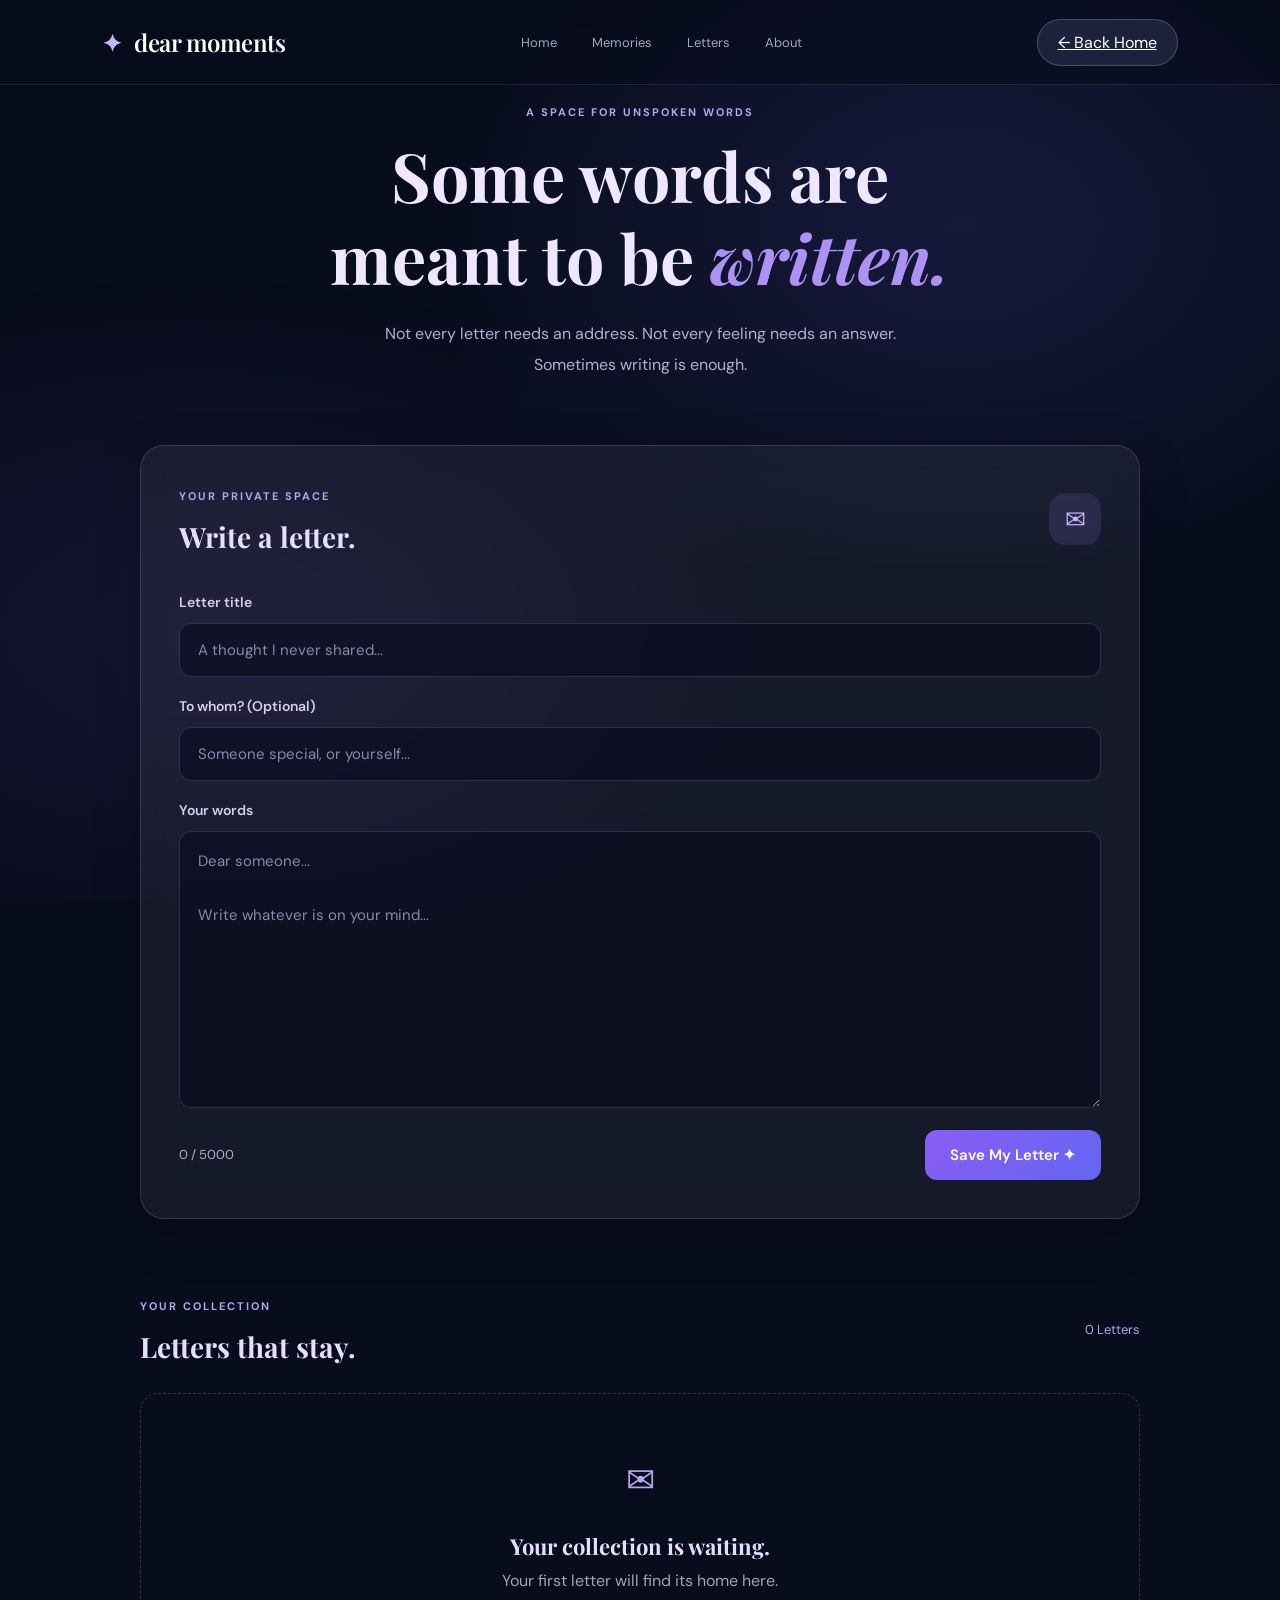
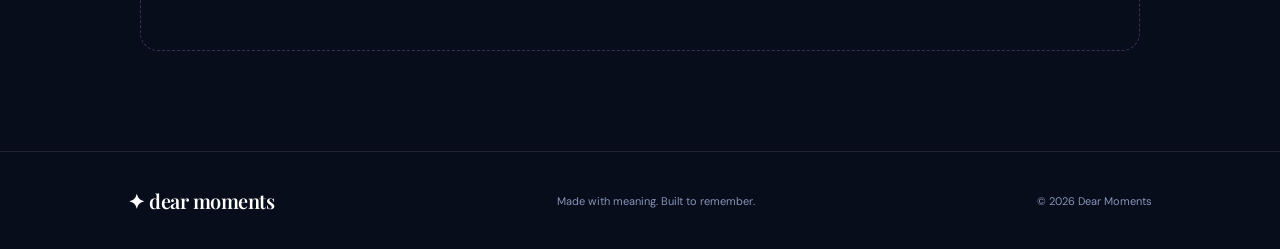
<file: letters.html>
<!DOCTYPE html>
<html lang="en">

<head>
    <meta charset="UTF-8">
    <meta name="viewport" content="width=device-width, initial-scale=1.0">

    <title>Unsent Letters — Dear Moments</title>

    <link rel="stylesheet" href="style.css">
    <link rel="stylesheet" href="letters.css">

    <link href="https://fonts.googleapis.com/css2?family=DM+Sans:wght@400;500;600;700&family=Playfair+Display:ital,wght@0,500;0,600;0,700;1,500&display=swap" rel="stylesheet">

</head>

<body>

    <div class="background-glow"></div>
    <div class="stars" id="stars"></div>

    <!-- Navigation -->

    <header class="navbar">

        <a href="index.html" class="logo">
            <span class="logo-icon">✦</span>
            dear moments
        </a>

        <nav>
            <a href="index.html">Home</a>
            <a href="index.html#memories">Memories</a>
            <a href="letters.html">Letters</a>
            <a href="index.html#about">About</a>
        </nav>

        <a href="index.html" class="nav-button">
            ← Back Home
        </a>

    </header>


    <!-- Letters Hero -->

    <main class="letters-page">

        <section class="letters-hero">

            <div class="section-label">
                A SPACE FOR UNSPOKEN WORDS
            </div>

            <h1>
                Some words are<br>
                meant to be <span>written.</span>
            </h1>

            <p>
                Not every letter needs an address.
                Not every feeling needs an answer.
                Sometimes writing is enough.
            </p>

        </section>


        <!-- Writing Area -->

        <section class="letter-editor">

            <div class="editor-heading">

                <div>
                    <span class="editor-label">
                        YOUR PRIVATE SPACE
                    </span>

                    <h2>Write a letter.</h2>
                </div>

                <div class="editor-icon">✉</div>

            </div>


            <form id="letterForm">

                <label for="letterTitle">
                    Letter title
                </label>

                <input
                    type="text"
                    id="letterTitle"
                    placeholder="A thought I never shared..."
                    required
                    maxlength="80"
                >

                <label for="letterRecipient">
                    To whom? (Optional)
                </label>

                <input
                    type="text"
                    id="letterRecipient"
                    placeholder="Someone special, or yourself..."
                    maxlength="60"
                >

                <label for="letterMessage">
                    Your words
                </label>

                <textarea
                    id="letterMessage"
                    placeholder="Dear someone...

Write whatever is on your mind..."
                    required
                    rows="9"
                    maxlength="5000"
                ></textarea>

                <div class="editor-footer">

                    <span id="characterCount">
                        0 / 5000
                    </span>

                    <button type="submit" class="save-letter-btn">
                        Save My Letter ✦
                    </button>

                </div>

            </form>

        </section>


        <!-- Saved Letters -->

        <section class="saved-letters">

            <div class="saved-heading">

                <div>
                    <span class="editor-label">
                        YOUR COLLECTION
                    </span>

                    <h2>Letters that stay.</h2>
                </div>

                <span id="letterCount">
                    0 Letters
                </span>

            </div>


            <div id="lettersContainer" class="letters-container">

                <div class="empty-state">

                    <div class="empty-icon">✉</div>

                    <h3>Your collection is waiting.</h3>

                    <p>
                        Your first letter will find its home here.
                    </p>

                </div>

            </div>

        </section>

    </main>


    <!-- Letter Reading Modal -->

    <div id="letterModal" class="letter-modal">

        <div class="letter-modal-content">

            <button
                type="button"
                class="close-modal"
                id="closeModal"
                aria-label="Close letter"
            >
                ×
            </button>

            <div class="modal-envelope">
                ✉
            </div>

            <span class="editor-label">
                A LETTER FROM YOUR COLLECTION
            </span>

            <h2 id="modalTitle"></h2>

            <p id="modalRecipient"></p>

            <div id="modalMessage" class="modal-message"></div>

            <span id="modalDate" class="modal-date"></span>

        </div>

    </div>


    <footer>

        <a href="index.html" class="logo">
            ✦ dear moments
        </a>

        <p>Made with meaning. Built to remember.</p>

        <span>© 2026 Dear Moments</span>

    </footer>


    <script src="letters.js"></script>

</body>
</html>
</file>
<file: style.css>
/* =================================
   DEAR MOMENTS — MAIN STYLESHEET
   Updated: Moon Movement
================================= */

:root {
    --background: #080d1c;
    --surface: #10182b;
    --primary: #a5b4fc;
    --secondary: #c4b5fd;
    --text: #f8f9ff;
    --muted: #a0a9c0;
    --border: rgba(255,255,255,0.09);
}

* {
    margin: 0;
    padding: 0;
    box-sizing: border-box;
}

html {
    scroll-behavior: smooth;
}

body {
    background: var(--background);
    color: var(--text);
    font-family: 'DM Sans', sans-serif;
    overflow-x: hidden;
}

/* BACKGROUND */

.background-glow {
    position: fixed;
    inset: 0;
    background:
        radial-gradient(ellipse at 75% 25%, rgba(99,102,241,0.15), transparent 40%),
        radial-gradient(ellipse at 15% 70%, rgba(139,92,246,0.10), transparent 40%);
    pointer-events: none;
    z-index: -2;
}

.stars {
    position: fixed;
    inset: 0;
    pointer-events: none;
    z-index: -1;
}

.star {
    position: absolute;
    background: white;
    border-radius: 50%;
    animation: twinkle 3s infinite ease-in-out;
}

@keyframes twinkle {
    0%, 100% {
        opacity: 0.2;
        transform: scale(0.7);
    }

    50% {
        opacity: 0.9;
        transform: scale(1.3);
    }
}

/* NAVBAR */

.navbar {
    width: 100%;
    height: 85px;
    padding: 0 8%;
    display: flex;
    justify-content: space-between;
    align-items: center;
    position: fixed;
    top: 0;
    z-index: 100;
    background: rgba(8,13,28,0.65);
    backdrop-filter: blur(18px);
    border-bottom: 1px solid var(--border);
}

.logo {
    font-family: 'Playfair Display', serif;
    font-size: 24px;
    font-weight: 600;
    color: white;
    text-decoration: none;
    letter-spacing: -0.5px;
}

.logo-icon {
    color: var(--secondary);
    margin-right: 7px;
}

.navbar nav {
    display: flex;
    gap: 35px;
}

.navbar nav a {
    color: var(--muted);
    text-decoration: none;
    font-size: 13px;
    transition: 0.3s;
}

.navbar nav a:hover {
    color: white;
}

.nav-button {
    padding: 12px 20px;
    background: rgba(165,180,252,0.12);
    border: 1px solid rgba(165,180,252,0.3);
    border-radius: 30px;
    color: white;
    cursor: pointer;
    transition: 0.3s;
}

.nav-button:hover {
    background: rgba(165,180,252,0.25);
    transform: translateY(-2px);
}

/* HERO */

.hero {
    min-height: 100vh;
    padding: 150px 10% 100px;
    display: flex;
    align-items: center;
    position: relative;
}

.hero-content {
    max-width: 650px;
    z-index: 2;
}

.eyebrow {
    display: flex;
    align-items: center;
    gap: 10px;
    font-size: 10px;
    letter-spacing: 3px;
    color: var(--primary);
    margin-bottom: 30px;
}

.live-dot {
    width: 7px;
    height: 7px;
    background: #a5b4fc;
    border-radius: 50%;
    box-shadow: 0 0 12px #a5b4fc;
}

.hero h1 {
    font-family: 'Playfair Display', serif;
    font-size: clamp(55px, 7vw, 95px);
    line-height: 1.08;
    font-weight: 500;
    letter-spacing: -3px;
}

.hero h1 span {
    color: var(--secondary);
    font-style: italic;
}

.hero-description {
    max-width: 430px;
    margin-top: 28px;
    color: var(--muted);
    font-size: 15px;
    line-height: 1.9;
}

.hero-actions {
    display: flex;
    align-items: center;
    gap: 28px;
    margin-top: 38px;
}

.primary-button {
    background: linear-gradient(135deg, #818cf8, #a78bfa);
    border: none;
    padding: 16px 24px;
    border-radius: 30px;
    color: #10152b;
    font-weight: 700;
    cursor: pointer;
    transition: 0.3s;
}

.primary-button:hover {
    transform: translateY(-4px);
    box-shadow: 0 10px 35px rgba(129,140,248,0.3);
}

.primary-button span {
    margin-left: 12px;
}

.secondary-button {
    text-decoration: none;
    color: var(--muted);
    font-size: 13px;
}

.secondary-button:hover {
    color: white;
}

.hero-note {
    display: flex;
    align-items: center;
    gap: 12px;
    margin-top: 75px;
    color: #727e9a;
    font-size: 12px;
    font-style: italic;
}

.note-line {
    width: 35px;
    height: 1px;
    background: var(--secondary);
}

/* MOON SCENE */

.moon-scene {
    position: absolute;
    right: 8%;
    top: 50%;
    transform: translateY(-50%);
    width: 390px;
    height: 450px;
    display: flex;
    align-items: center;
    justify-content: center;

    /* NEW: Smooth mouse movement */
    transition: transform 0.3s ease-out;
    will-change: transform;
}

.moon-halo {
    position: absolute;
    width: 340px;
    height: 340px;
    border-radius: 50%;
    background: rgba(165,180,252,0.09);
    filter: blur(60px);
    animation: halo 5s infinite alternate;
}

@keyframes halo {
    from {
        opacity: 0.4;
        transform: scale(0.9);
    }

    to {
        opacity: 1;
        transform: scale(1.15);
    }
}

.moon {
    width: 175px;
    height: 175px;
    border-radius: 50%;
    background: linear-gradient(135deg, #fff, #c7d2fe 60%, #818cf8);
    box-shadow:
        0 0 40px rgba(199,210,254,0.5),
        0 0 100px rgba(129,140,248,0.3);
    animation: moonFloat 6s ease-in-out infinite;
    z-index: 2;
}

@keyframes moonFloat {
    0%,100% {
        transform: translateY(0);
    }

    50% {
        transform: translateY(-20px);
    }
}

.orbit {
    position: absolute;
    border: 1px solid rgba(199,210,254,0.16);
    border-radius: 50%;
    transform: rotate(-25deg);
}

.orbit-one {
    width: 290px;
    height: 100px;
}

.orbit-two {
    width: 360px;
    height: 150px;
    transform: rotate(45deg);
}

.floating-star {
    position: absolute;
    color: #c4b5fd;
    animation: floatStar 4s infinite ease-in-out;
}

.star-one {
    top: 65px;
    right: 60px;
    font-size: 24px;
}

.star-two {
    bottom: 100px;
    left: 35px;
    font-size: 35px;
    animation-delay: 1s;
}

.star-three {
    top: 120px;
    left: 50px;
    font-size: 17px;
    animation-delay: 2s;
}

@keyframes floatStar {
    0%,100% {
        transform: translateY(0) rotate(0);
    }

    50% {
        transform: translateY(-15px) rotate(25deg);
    }
}

.moon-caption {
    position: absolute;
    bottom: 0;
    text-align: center;
}

.moon-caption span {
    font-size: 9px;
    letter-spacing: 3px;
    color: #929dbb;
}

.moon-caption p {
    margin-top: 8px;
    color: #c4b5fd;
    font-family: 'Playfair Display', serif;
    font-style: italic;
}

/* SCROLL INDICATOR */

.scroll-indicator {
    position: absolute;
    bottom: 30px;
    left: 50%;
    transform: translateX(-50%);
    font-size: 9px;
    letter-spacing: 3px;
    color: #77819c;
    display: flex;
    align-items: center;
    gap: 12px;
}

.scroll-indicator span {
    height: 30px;
    width: 1px;
    background: var(--secondary);
    animation: scrollMove 1.5s infinite;
}

@keyframes scrollMove {
    0%,100% {
        transform: scaleY(0.5);
    }

    50% {
        transform: scaleY(1);
    }
}

/* MEMORIES */

.memories-section {
    padding: 120px 10%;
    text-align: center;
    background: linear-gradient(
        180deg,
        transparent,
        rgba(16,24,43,0.65)
    );
}

.section-label {
    color: var(--primary);
    font-size: 10px;
    letter-spacing: 4px;
}

.memories-section h2 {
    margin-top: 25px;
    font-family: 'Playfair Display', serif;
    font-size: clamp(38px, 5vw, 60px);
    font-weight: 500;
    line-height: 1.2;
}

.memories-section h2 span {
    color: var(--secondary);
    font-style: italic;
}

.section-description {
    margin: 20px auto 60px;
    color: var(--muted);
    max-width: 450px;
    line-height: 1.8;
    font-size: 14px;
}

.memory-grid {
    display: grid;
    grid-template-columns: repeat(4, 1fr);
    gap: 18px;
    text-align: left;
}

.memory-card {
    min-height: 280px;
    padding: 28px 23px;
    border: 1px solid var(--border);
    border-radius: 18px;
    background: rgba(255,255,255,0.035);
    transition: 0.4s;
}

.memory-card:hover {
    transform: translateY(-10px);
    border-color: rgba(165,180,252,0.45);
    background: rgba(165,180,252,0.07);
    box-shadow: 0 20px 50px rgba(0,0,0,0.2);
}

.card-icon {
    font-size: 30px;
    color: var(--secondary);
    margin-bottom: 30px;
}

.memory-card > span {
    color: #8794b5;
    font-size: 9px;
    letter-spacing: 2px;
}

.memory-card h3 {
    margin-top: 15px;
    font-family: 'Playfair Display', serif;
    font-size: 21px;
    font-weight: 500;
}

.memory-card p {
    margin-top: 12px;
    color: var(--muted);
    font-size: 12px;
    line-height: 1.8;
}

.card-link {
    display: inline-block;
    margin-top: 24px;
    color: var(--primary);
    font-size: 11px;
    text-decoration: none;
}

.card-link span {
    margin-left: 7px;
}

/* ABOUT */

.about-section {
    padding: 130px 15%;
    text-align: center;
}

.about-symbol {
    color: var(--secondary);
    font-size: 35px;
    margin-bottom: 35px;
}

.about-quote {
    max-width: 850px;
    margin: auto;
    font-family: 'Playfair Display', serif;
    font-style: italic;
    font-size: clamp(27px, 4vw, 44px);
    line-height: 1.5;
    color: #e2e5f5;
}

.about-caption {
    display: block;
    margin-top: 35px;
    font-size: 9px;
    letter-spacing: 3px;
    color: #8794b5;
}

/* FOOTER */

footer {
    padding: 35px 10%;
    border-top: 1px solid var(--border);
    display: flex;
    align-items: center;
    justify-content: space-between;
    gap: 20px;
}

footer .logo {
    font-size: 20px;
}

footer p,
footer > span {
    color: #8794b5;
    font-size: 11px;
}

/* RESPONSIVE */

@media (max-width: 1000px) {

    .moon-scene {
        opacity: 0.4;
        right: -10%;
    }

    .memory-grid {
        grid-template-columns: repeat(2, 1fr);
    }

}

@media (max-width: 650px) {

    .navbar {
        height: 70px;
        padding: 0 5%;
    }

    .navbar nav {
        display: none;
    }

    .logo {
        font-size: 20px;
    }

    .nav-button {
        padding: 10px 13px;
        font-size: 11px;
    }

    .hero {
        min-height: 900px;
        padding: 150px 7% 100px;
        align-items: flex-start;
    }

    .hero h1 {
        font-size: 55px;
        letter-spacing: -2px;
    }

    .hero-description {
        font-size: 13px;
    }

    .hero-actions {
        flex-wrap: wrap;
        gap: 18px;
    }

    .moon-scene {
        top: 650px;
        right: 50%;
        transform: translateX(50%);
        width: 300px;
        height: 300px;
        opacity: 0.8;
    }

    .moon {
        width: 115px;
        height: 115px;
    }

    .moon-halo {
        width: 220px;
        height: 220px;
    }

    .orbit-one {
        width: 220px;
    }

    .orbit-two {
        width: 260px;
    }

    .memories-section {
        padding: 90px 7%;
    }

    .memory-grid {
        grid-template-columns: 1fr;
    }

    .memory-card {
        min-height: 240px;
    }

    .about-section {
        padding: 100px 8%;
    }

    footer {
        flex-direction: column;
        text-align: center;
    }

    .scroll-indicator {
        bottom: 20px;
    }

}
</file>
<file: letters.css>
/* =========================================
   DEAR MOMENTS — UNSENT LETTERS
========================================= */

.letters-page {
    width: min(1000px, 90%);
    margin: auto;
}

/* HERO SECTION */

.letters-hero {
    text-align: center;
    padding: 100px 20px 65px;
}

.section-label,
.editor-label {
    display: inline-block;
    color: #b8a3ed;
    font-size: 11px;
    font-weight: 700;
    letter-spacing: 2px;
    margin-bottom: 15px;
}

.letters-hero h1 {
    font-family: 'Playfair Display', serif;
    font-size: clamp(38px, 6vw, 68px);
    line-height: 1.2;
    color: #eee7ff;
    margin-bottom: 22px;
}

.letters-hero h1 span {
    color: #ad91f5;
    font-style: italic;
}

.letters-hero p {
    color: #b8acd5;
    font-size: 16px;
    line-height: 1.9;
    max-width: 580px;
    margin: auto;
}

/* =========================================
   LETTER EDITOR
========================================= */

.letter-editor {
    background: rgba(255, 255, 255, 0.055);
    border: 1px solid rgba(190, 160, 255, 0.2);
    border-radius: 24px;
    padding: 38px;
    backdrop-filter: blur(15px);
    box-shadow: 0 15px 50px rgba(0, 0, 0, 0.2);
}

.editor-heading,
.saved-heading {
    display: flex;
    justify-content: space-between;
    align-items: center;
    gap: 20px;
    margin-bottom: 30px;
}

.editor-heading h2,
.saved-heading h2 {
    color: #e9ddff;
    font-family: 'Playfair Display', serif;
    font-size: 28px;
    margin: 0;
}

.editor-icon {
    width: 52px;
    height: 52px;
    border-radius: 16px;
    display: grid;
    place-items: center;
    background: rgba(167, 139, 250, 0.13);
    color: #c8b4ff;
    font-size: 25px;
}

/* FORM LAYOUT */

#letterForm {
    display: flex;
    flex-direction: column;
    gap: 12px;
}

#letterForm label {
    display: block;
    color: #d9cdef;
    font-size: 14px;
    font-weight: 600;
    margin-top: 8px;
}

#letterForm input,
#letterForm textarea {
    display: block;
    width: 100%;
    box-sizing: border-box;
    padding: 16px 18px;
    border-radius: 12px;
    border: 1px solid rgba(190, 160, 255, 0.2);
    outline: none;
    background: rgba(10, 13, 32, 0.65);
    color: #fff;
    font-family: 'DM Sans', sans-serif;
    font-size: 15px;
    transition: border 0.3s, box-shadow 0.3s;
}

#letterForm input:focus,
#letterForm textarea:focus {
    border-color: #a78bfa;
    box-shadow: 0 0 15px rgba(167, 139, 250, 0.15);
}

#letterForm input::placeholder,
#letterForm textarea::placeholder {
    color: #9185ad;
}

#letterForm textarea {
    min-height: 210px;
    resize: vertical;
    line-height: 1.8;
}

/* FORM FOOTER */

.editor-footer {
    display: flex;
    justify-content: space-between;
    align-items: center;
    gap: 15px;
    flex-wrap: wrap;
    margin-top: 10px;
}

#characterCount {
    color: #b8acd5;
    font-size: 13px;
}

.save-letter-btn {
    border: none;
    outline: none;
    padding: 15px 25px;
    border-radius: 12px;
    background: linear-gradient(135deg, #8b5cf6, #6366f1);
    color: white;
    font-size: 15px;
    font-weight: 600;
    font-family: 'DM Sans', sans-serif;
    cursor: pointer;
    transition: 0.3s;
}

.save-letter-btn:hover {
    transform: translateY(-3px);
    box-shadow: 0 10px 25px rgba(139, 92, 246, 0.3);
}

/* =========================================
   SAVED LETTERS
========================================= */

.saved-letters {
    margin: 75px 0 100px;
}

.saved-heading {
    margin-bottom: 28px;
}

#letterCount {
    color: #b8a3ed;
    font-size: 13px;
    white-space: nowrap;
}

.letters-container {
    width: 100%;
    margin: 0;
    display: grid;
    grid-template-columns: repeat(auto-fit, minmax(240px, 1fr));
    gap: 22px;
}

.letter-card {
    background: rgba(255, 255, 255, 0.055);
    border: 1px solid rgba(190, 160, 255, 0.18);
    padding: 25px;
    border-radius: 18px;
    transition: transform 0.3s, border-color 0.3s;
    overflow-wrap: anywhere;
}

.letter-card:hover {
    transform: translateY(-6px);
    border-color: rgba(190, 160, 255, 0.5);
}

.letter-card h3 {
    color: #e7dcff;
    font-family: 'Playfair Display', serif;
    font-size: 20px;
    margin-bottom: 10px;
}

.letter-card p {
    color: #a99cbe;
    font-size: 13px;
    line-height: 1.7;
}

.letter-card-actions {
    display: flex;
    gap: 10px;
    margin-top: 20px;
}

.letter-card-actions button {
    border: none;
    padding: 10px 16px;
    border-radius: 9px;
    cursor: pointer;
    font-family: 'DM Sans', sans-serif;
    font-size: 13px;
    transition: 0.3s;
}

.read-letter-btn {
    background: #8b5cf6;
    color: white;
}

.delete-letter-btn {
    background: rgba(255, 100, 120, 0.12);
    color: #ff9eae;
}

.letter-card-actions button:hover {
    transform: translateY(-2px);
    filter: brightness(1.15);
}

/* EMPTY STATE */

.empty-state {
    grid-column: 1 / -1;
    text-align: center;
    padding: 55px 20px;
    color: #a99cbe;
    border: 1px dashed rgba(190, 160, 255, 0.25);
    border-radius: 18px;
    line-height: 1.8;
}

.empty-icon {
    font-size: 35px;
    color: #b8a3ed;
    margin-bottom: 15px;
}

.empty-state h3 {
    color: #e7dcff;
    font-family: 'Playfair Display', serif;
    font-size: 22px;
}

/* =========================================
   LETTER READING MODAL
========================================= */

.letter-modal {
    position: fixed;
    inset: 0;
    background: rgba(5, 8, 22, 0.88);
    backdrop-filter: blur(12px);
    display: none;
    justify-content: center;
    align-items: center;
    padding: 20px;
    z-index: 5000;
}

.letter-modal.active {
    display: flex;
}

.letter-modal-content {
    width: min(600px, 100%);
    max-height: 85vh;
    overflow-y: auto;
    box-sizing: border-box;
    background: #f5efff;
    color: #30244a;
    padding: 42px;
    border-radius: 20px;
    position: relative;
    animation: letterAppear 0.45s ease;
}

@keyframes letterAppear {
    from {
        opacity: 0;
        transform: translateY(25px) scale(0.96);
    }

    to {
        opacity: 1;
        transform: translateY(0) scale(1);
    }
}

.close-modal {
    position: absolute;
    right: 20px;
    top: 15px;
    border: none;
    background: none;
    color: #6d5b8c;
    font-size: 30px;
    cursor: pointer;
}

.modal-envelope {
    font-size: 32px;
    margin-bottom: 20px;
    color: #8b5cf6;
}

.letter-modal-content h2 {
    font-family: 'Playfair Display', serif;
    font-size: 28px;
    margin: 15px 0;
    color: #49336e;
    overflow-wrap: anywhere;
}

#modalRecipient {
    color: #806a9e;
    margin-bottom: 25px;
    font-size: 14px;
}

.modal-message {
    white-space: pre-wrap;
    line-height: 2;
    font-size: 15px;
    overflow-wrap: anywhere;
}

.modal-date {
    display: block;
    margin-top: 30px;
    font-size: 12px;
    color: #8d7ba8;
    text-align: right;
}

/* =========================================
   ANIMATED ENVELOPE
========================================= */

.envelope-overlay {
    position: fixed;
    inset: 0;
    background: rgba(8, 12, 30, 0.94);
    display: none;
    justify-content: center;
    align-items: center;
    z-index: 9999;
    padding: 20px;
}

.envelope-overlay.active {
    display: flex;
}

.envelope-wrapper {
    width: min(340px, 85vw);
    position: relative;
}

.envelope {
    position: relative;
    width: 100%;
    height: 220px;
    background: #b9a4ed;
    border-radius: 8px;
    cursor: pointer;
    perspective: 900px;
    box-shadow: 0 20px 60px rgba(0, 0, 0, 0.3);
}

.envelope::before {
    content: "";
    position: absolute;
    inset: 0;
    background: #d7c8fa;
    clip-path: polygon(0 0, 50% 55%, 100% 0);
    transform-origin: top;
    transition: transform 0.8s ease;
    z-index: 3;
}

.envelope.open::before {
    transform: rotateX(180deg);
}

.envelope-heart {
    position: absolute;
    top: 45%;
    left: 50%;
    transform: translate(-50%, -50%);
    font-size: 38px;
    z-index: 4;
    transition: opacity 0.4s ease;
}

.envelope.open .envelope-heart {
    opacity: 0;
}

.envelope-hint {
    position: absolute;
    top: 115%;
    width: 100%;
    text-align: center;
    color: #e4d9ff;
    font-size: 14px;
}

/* =========================================
   FOOTER
========================================= */

body > footer {
    text-align: center;
}

/* =========================================
   RESPONSIVE DESIGN
========================================= */

@media (max-width: 768px) {

    .letters-hero {
        padding: 75px 15px 45px;
    }

    .letter-editor {
        padding: 27px 22px;
    }

    .letter-modal-content {
        padding: 35px 23px;
    }

    .letters-container {
        grid-template-columns: 1fr;
    }

}

@media (max-width: 480px) {

    .letters-hero h1 {
        font-size: 36px;
    }

    .editor-heading h2,
    .saved-heading h2 {
        font-size: 23px;
    }

    .editor-footer {
        align-items: stretch;
        flex-direction: column;
    }

    .save-letter-btn {
        width: 100%;
    }

    .letter-editor {
        padding: 22px 17px;
    }

}
</file>
